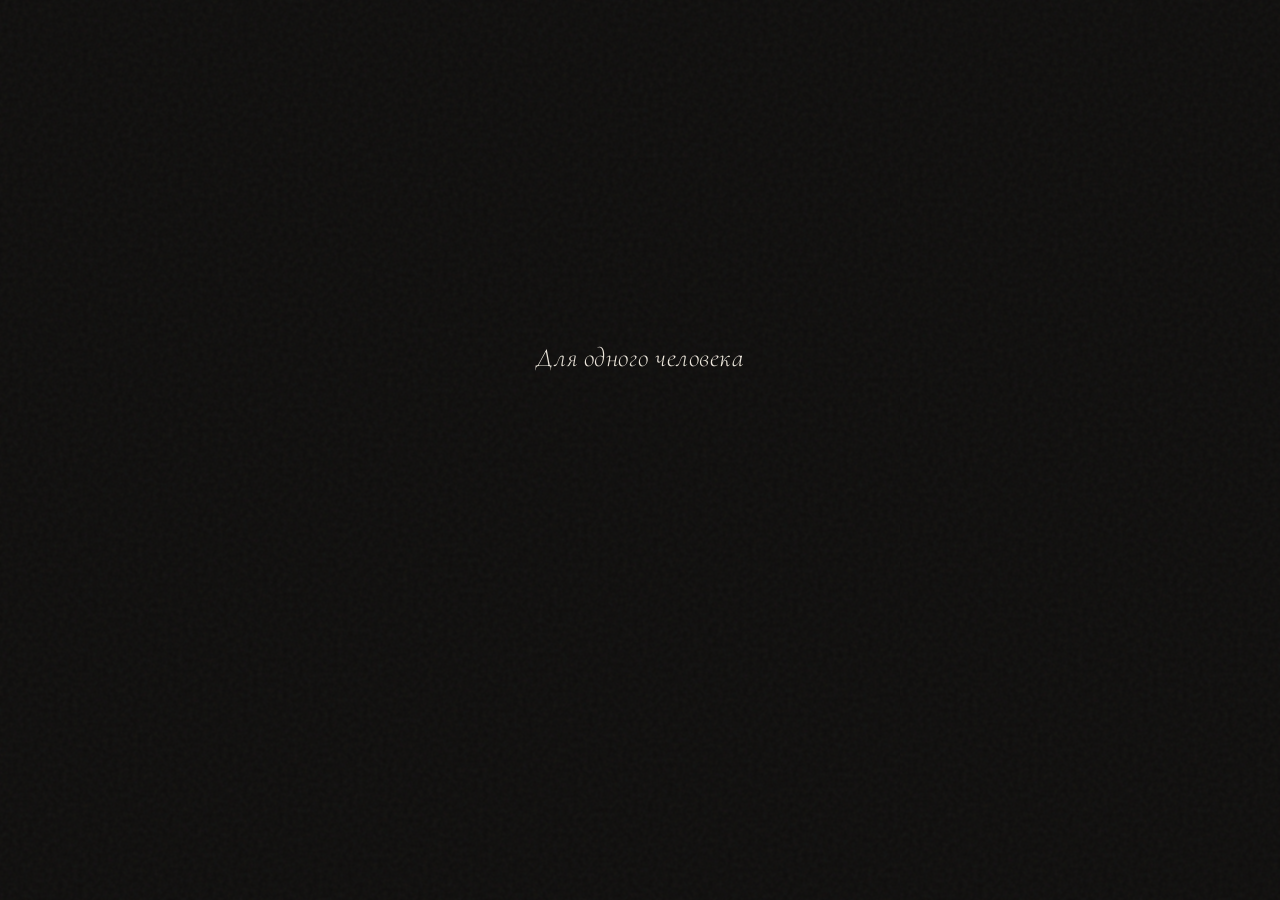
<file: index.html>
<!DOCTYPE html>
<html lang="ru">
<head>
<meta charset="UTF-8">
<meta name="viewport" content="width=device-width, initial-scale=1.0">
<title>между строк</title>
<meta name="description" content="Для одного человека.">
<link rel="preconnect" href="https://fonts.googleapis.com">
<link rel="preconnect" href="https://fonts.gstatic.com" crossorigin>
<link href="https://fonts.googleapis.com/css2?family=Cormorant+Garamond:ital,wght@0,300;0,400;0,500;1,300;1,400&family=Inter:wght@300;400&display=swap" rel="stylesheet">
<link rel="stylesheet" href="style.css">
</head>
<body>

<audio id="bg-music" src="melody.mp3" loop preload="auto"></audio>

<!-- ЭКРАН 1: ЗАСТАВКА -->
<section class="gate" id="gate">
  <div class="gate-inner">
    <p class="gate-line" data-delay="1">Для одного человека</p>
    <p class="gate-line" data-delay="3">Который стал для меня слишком важным</p>
    <button class="gate-btn" id="gate-open" data-delay="5">
      <span>о</span><span>т</span><span>к</span><span>р</span><span>ы</span><span>т</span><span>ь</span>
    </button>
  </div>
</section>

<!-- ЭКРАН 2: ГЛАВНАЯ -->
<main class="home" id="home" hidden>
  <div class="home-inner">
    <h1 class="home-title">
      <span>между</span>
      <span class="accent">строк</span>
    </h1>
    <nav class="home-nav">
      <a href="pages/ty.html">ты</a>
      <span class="dot">·</span>
      <a href="pages/my.html">мы</a>
      <span class="dot">·</span>
      <a href="pages/vospominaniya.html">воспоминания</a>
      <span class="dot">·</span>
      <a href="pages/pismo.html">письмо</a>
    </nav>
  </div>
  <button class="easter egg-1" id="egg-main" aria-label="secret">✦</button>
</main>

<!-- СЕКРЕТНЫЙ ЭКРАН ✦ -->
<div class="secret-overlay" id="secret" hidden>
  <div class="secret-inner">
    <p>Ты действительно всё нашла.</p>
    <p>Значит, теперь тебе полагается ещё одна вещь.</p>
    <p class="secret-big">Я люблю тебя.</p>
    <p>Вот и весь секрет.</p>
    <button class="secret-back" id="secret-back">← вернуться</button>
  </div>
</div>

<script src="audio.js"></script>
<script src="script.js"></script>
</body>
</html>
</file>
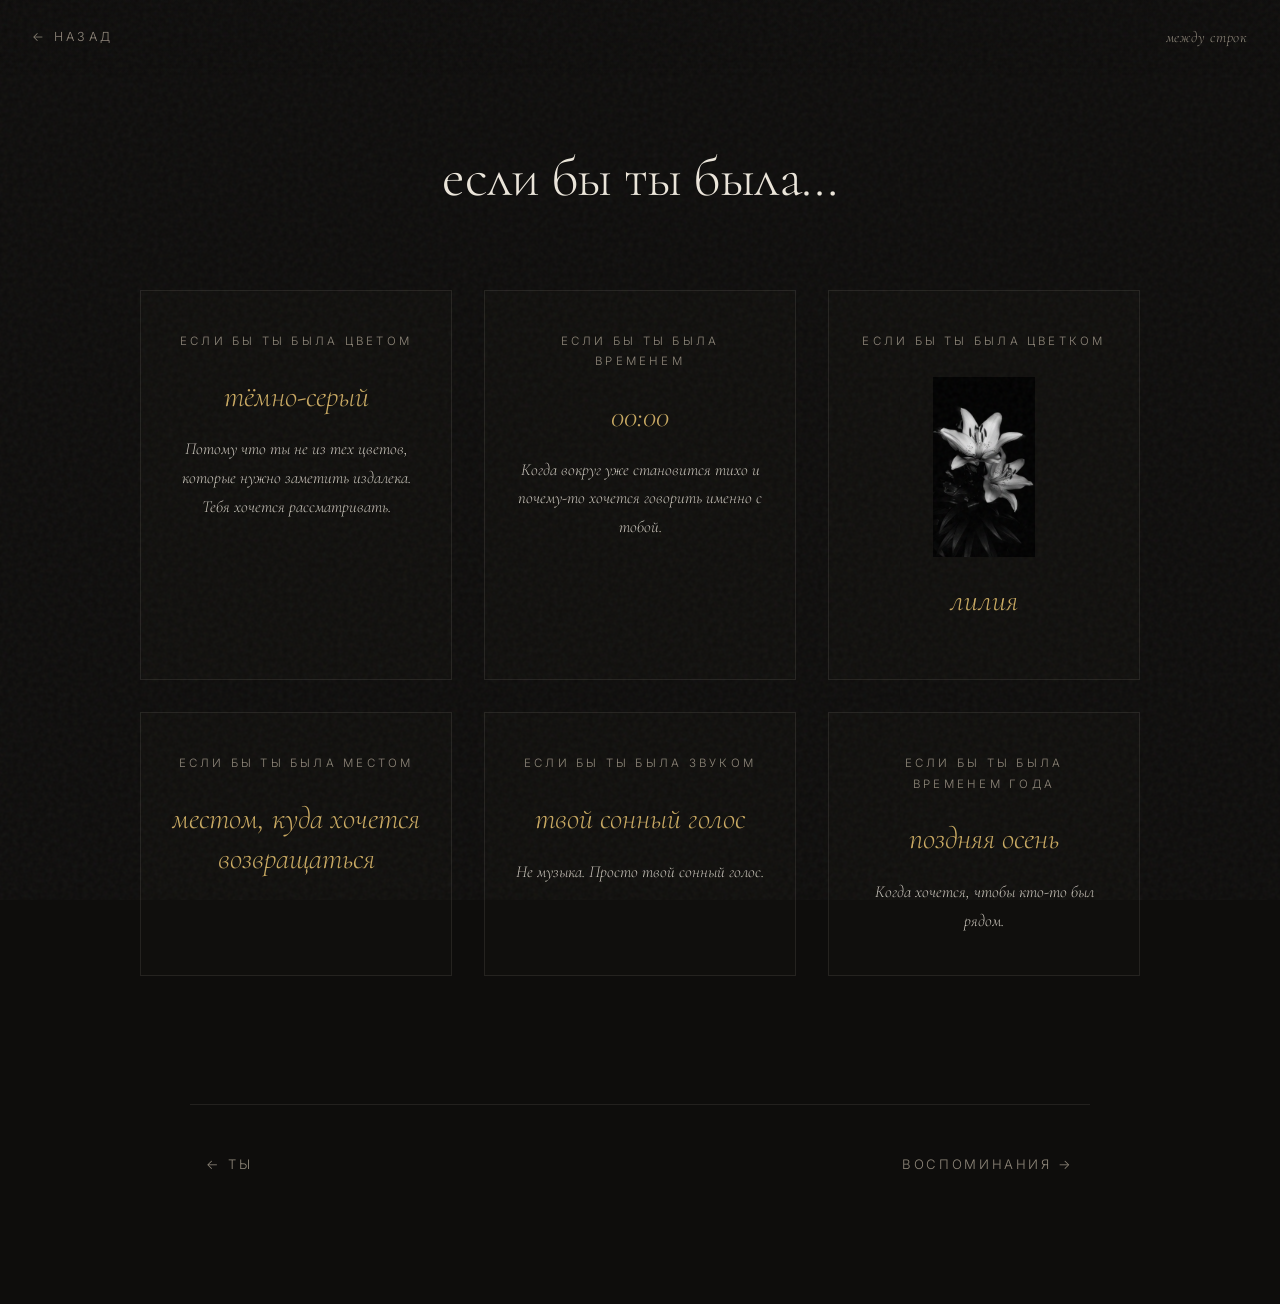
<file: pages/my.html>
<!DOCTYPE html>
<html lang="ru">
<head>
<meta charset="UTF-8">
<meta name="viewport" content="width=device-width, initial-scale=1.0">
<title>мы · между строк</title>
<link rel="preconnect" href="https://fonts.googleapis.com">
<link rel="preconnect" href="https://fonts.gstatic.com" crossorigin>
<link href="https://fonts.googleapis.com/css2?family=Cormorant+Garamond:ital,wght@0,300;0,400;0,500;1,300;1,400&family=Inter:wght@300;400&display=swap" rel="stylesheet">
<link rel="stylesheet" href="../style.css">
</head>
<body>

<audio id="bg-music" src="../audio/melody.mp3" loop preload="auto"></audio>

<header class="site-header">
  <a href="../index.html" class="back">← назад</a>
  <span class="brand">между строк</span>
</header>

<main class="page">
  <h1 class="page-title">если бы ты была…</h1>

  <div class="cards-grid">

    <div class="card-ify reveal">
      <div class="q">если бы ты была цветом</div>
      <div class="a">тёмно-серый</div>
      <div class="t">Потому что ты не из тех цветов, которые нужно заметить издалека. Тебя хочется рассматривать.</div>
    </div>

    <div class="card-ify reveal">
      <div class="q">если бы ты была временем</div>
      <div class="a">00:00</div>
      <div class="t">Когда вокруг уже становится тихо и почему-то хочется говорить именно с тобой.</div>
    </div>

          <div class="card-ify reveal">
      <div class="q">если бы ты была цветком</div>
      <img src="https://dari0828.github.io/mirProNasDvoih/images/lily.jpg" alt="лилия" style="display:block; width:180px; height:180px; margin:1rem auto 1.5rem; object-fit:contain;">
      <div class="a">лилия</div>
    </div>

    <div class="card-ify reveal">
      <div class="q">если бы ты была местом</div>
      <div class="a">местом, куда хочется возвращаться</div>
    </div>

    <div class="card-ify reveal">
      <div class="q">если бы ты была звуком</div>
      <div class="a">твой сонный голос</div>
      <div class="t">Не музыка. Просто твой сонный голос.</div>
    </div>

    <div class="card-ify reveal">
      <div class="q">если бы ты была временем года</div>
      <div class="a">поздняя осень</div>
      <div class="t">Когда хочется, чтобы кто-то был рядом.</div>
    </div>

  </div>

  <nav class="page-nav">
    <a href="ty.html">← ты</a>
    <a href="vospominaniya.html">воспоминания →</a>
  </nav>
</main>

<script src="../audio.js"></script>
<script src="../script.js"></script>
</body>
</html>
</file>
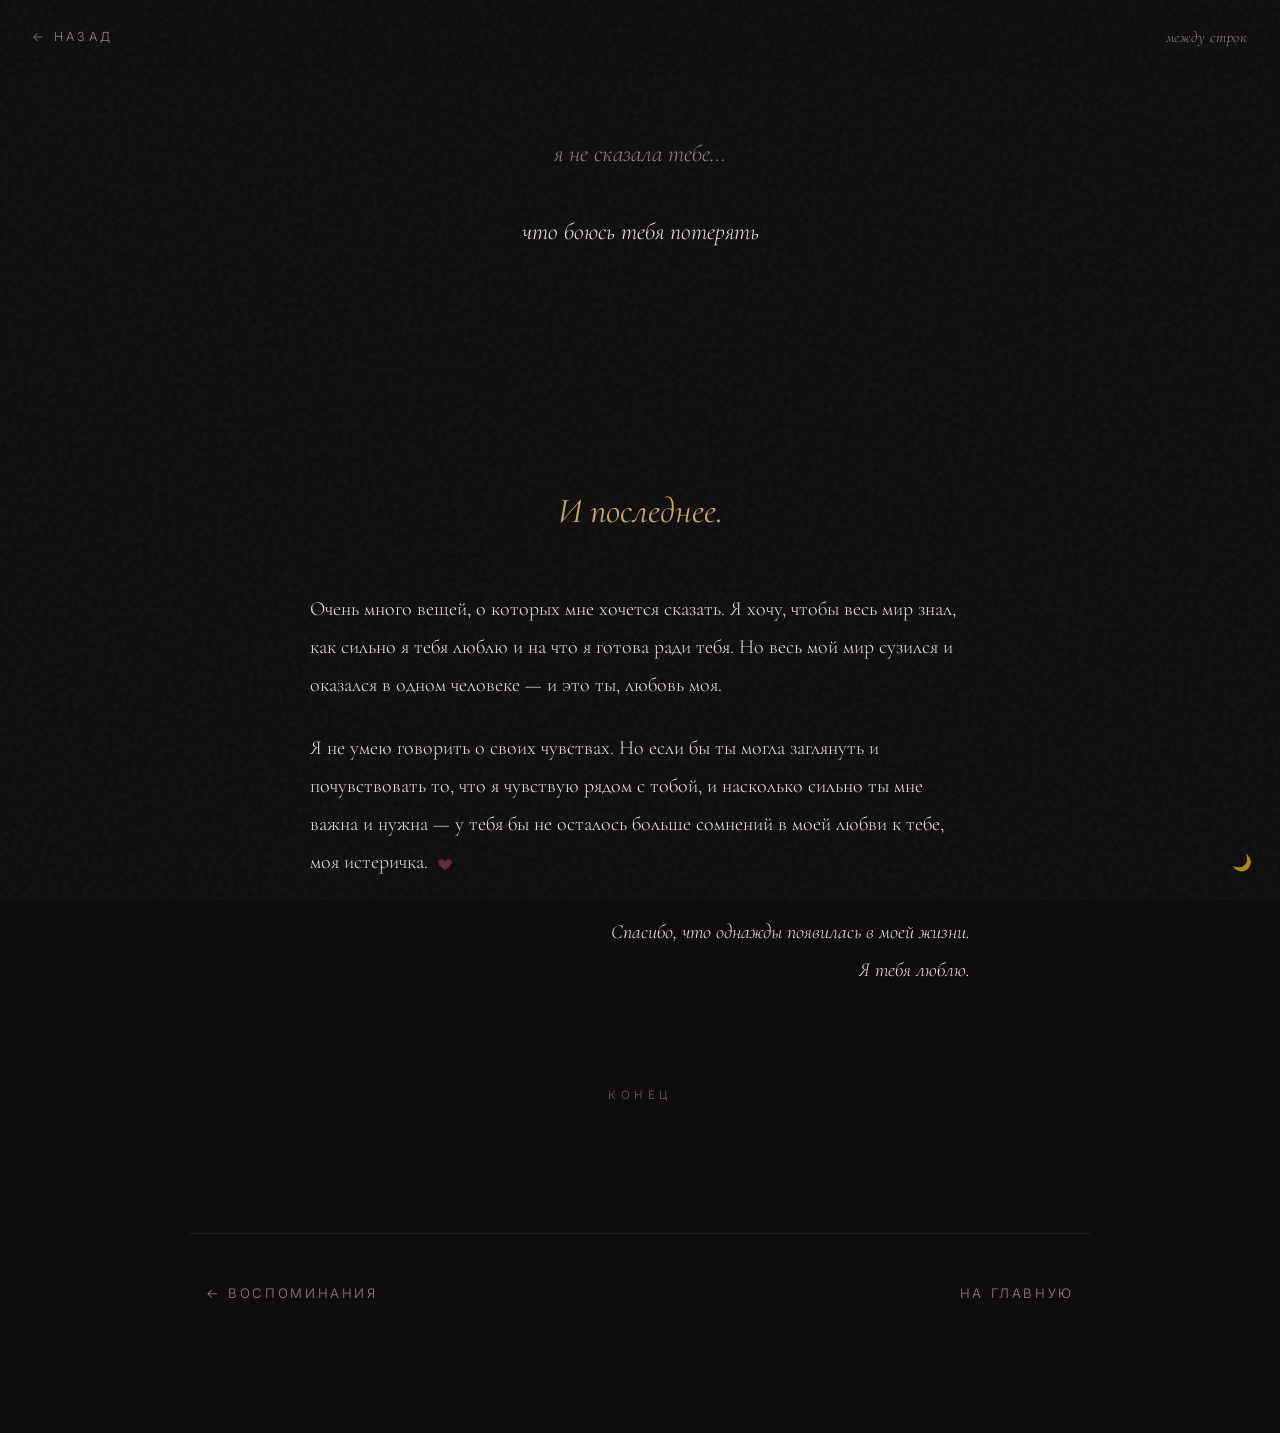
<file: pages/pismo.html>
<!DOCTYPE html>
<html lang="ru">
<head>
<meta charset="UTF-8">
<meta name="viewport" content="width=device-width, initial-scale=1.0">
<title>письмо · между строк</title>
<link rel="preconnect" href="https://fonts.googleapis.com">
<link rel="preconnect" href="https://fonts.gstatic.com" crossorigin>
<link href="https://fonts.googleapis.com/css2?family=Cormorant+Garamond:ital,wght@0,300;0,400;0,500;1,300;1,400&family=Inter:wght@300;400&display=swap" rel="stylesheet">
<link rel="stylesheet" href="../style.css">
</head>
<body>

<div class="petals"></div>

<audio id="bg-music" src="../audio/melody.mp3" loop preload="auto"></audio>

<header class="site-header">
  <a href="../index.html" class="back">← назад</a>
  <span class="brand">между строк</span>
</header>

<main class="page">

  <div class="unsaid">
    <p class="lead">я не сказала тебе…</p>
    <p>что боюсь тебя потерять</p>
    <p>что думаю о тебе чаще, чем стоит</p>
    <p>что ты — самое странное и лучшее, что со мной случилось</p>
  </div>

  <h2 class="section-heading reveal" style="margin-top: 6rem;">И последнее.</h2>

  <div class="final-letter">
    <p>Очень много вещей, о которых мне хочется сказать. Я хочу, чтобы весь мир знал, как сильно я тебя люблю и на что я готова ради тебя. Но весь мой мир сузился и оказался в одном человеке — и это ты, любовь моя.</p>
    <p>Я не умею говорить о своих чувствах. Но если бы ты могла заглянуть и почувствовать то, что я чувствую рядом с тобой, и насколько сильно ты мне важна и нужна — у тебя бы не осталось больше сомнений в моей любви к тебе, моя истеричка.
      <svg class="heart" viewBox="0 0 24 24"><path d="M12 21s-7-4.35-9.5-8.5C.6 9.5 2.5 5 6.5 5c2 0 3.5 1 5.5 3 2-2 3.5-3 5.5-3 4 0 5.9 4.5 4 7.5C19 16.65 12 21 12 21z"/></svg>
    </p>
    <p class="sign">Спасибо, что однажды появилась в моей жизни.<br>Я тебя люблю.</p>
  </div>

  <div class="the-end">конец</div>

  <nav class="page-nav">
    <a href="vospominaniya.html">← воспоминания</a>
    <a href="../index.html">на главную</a>
  </nav>
</main>

<button class="easter egg-1" id="egg-moon" aria-label="secret">🌙</button>

<div class="secret-overlay" id="secret-moon" hidden>
  <div class="secret-inner">
    <p>Ты нашла всё.</p>
    <p class="secret-big">Теперь обними меня.</p>
    <button class="secret-back" id="secret-moon-close">← вернуться</button>
  </div>
</div>

<script src="../audio.js"></script>
<script src="../script.js"></script>
</body>
</html>
</file>
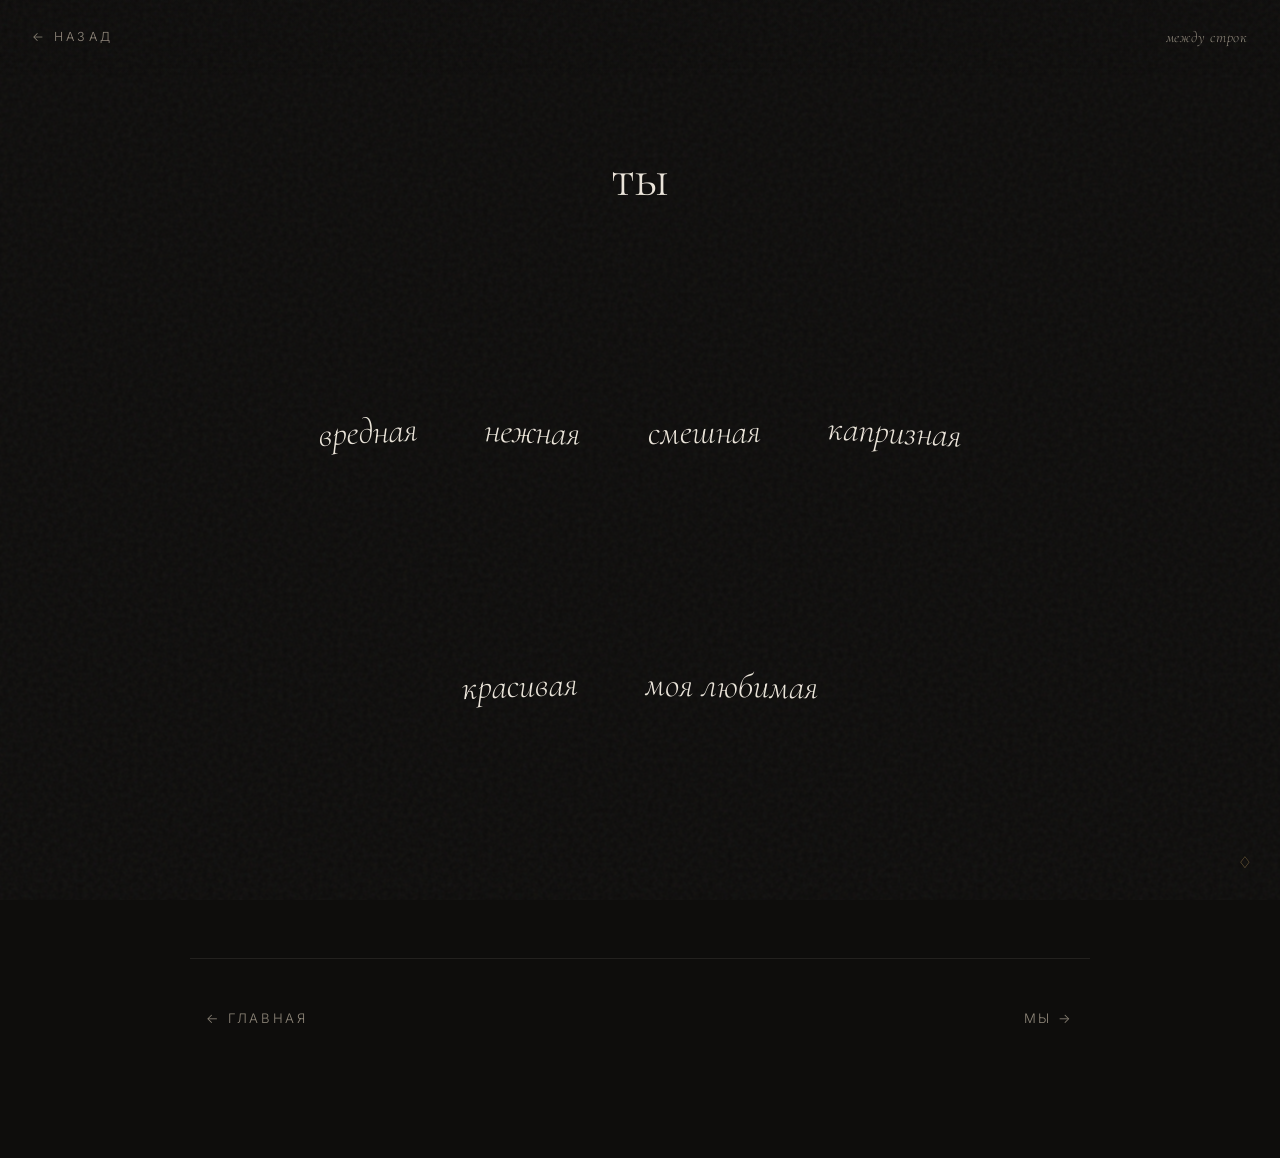
<file: pages/ty.html>
<!DOCTYPE html>
<html lang="ru">
<head>
<meta charset="UTF-8">
<meta name="viewport" content="width=device-width, initial-scale=1.0">
<title>ты · между строк</title>
<link rel="preconnect" href="https://fonts.googleapis.com">
<link rel="preconnect" href="https://fonts.gstatic.com" crossorigin>
<link href="https://fonts.googleapis.com/css2?family=Cormorant+Garamond:ital,wght@0,300;0,400;0,500;1,300;1,400&family=Inter:wght@300;400&display=swap" rel="stylesheet">
<link rel="stylesheet" href="../style.css">
</head>
<body>

<audio id="bg-music" src="../audio/melody.mp3" loop preload="auto"></audio>

<header class="site-header">
  <a href="../index.html" class="back">← назад</a>
  <span class="brand">между строк</span>
</header>

<main class="page">
  <h1 class="page-title">ты</h1>

  <div class="words-cloud reveal">
    <span class="word-item" data-key="vrednaya">вредная</span>
    <span class="word-item" data-key="nezhnaya">нежная</span>
    <span class="word-item" data-key="smeshnaya">смешная</span>
    <span class="word-item" data-key="kapriznaya">капризная</span>
    <span class="word-item" data-key="krasivaya">красивая</span>
    <span class="word-item" data-key="lyubimaya">моя любимая</span>
  </div>

  <nav class="page-nav">
    <a href="../index.html">← главная</a>
    <a href="my.html">мы →</a>
  </nav>
</main>

<div class="word-modal" id="word-modal" hidden>
  <div class="word-modal-inner">
    <h2></h2>
    <div class="word-modal-content"></div>
    <button class="word-modal-close" id="word-modal-close">закрыть ✕</button>
  </div>
</div>

<template id="tpl-vrednaya">
  <p>Ты прекрасно знаешь, как меня подразнить.</p>
  <p>И, кажется, тебе это нравится.</p>
</template>

<template id="tpl-nezhnaya">
  <p>Ты умеешь быть нежной так, что это чувствуется даже в коротком «привет».</p>
  <p>И я это храню.</p>
</template>

<template id="tpl-smeshnaya">
  <p>С тобой я смеюсь так, как не смеюсь больше ни с кем.</p>
  <p>И это — лучшее.</p>
</template>

<template id="tpl-kapriznaya">
  <video src="../videos/kotyonok.mp4" autoplay muted loop playsinline class="word-video"></video>
  <p>И всё равно самая любимая.</p>
</template>

<template id="tpl-krasivaya">
  <p>Ты красивая так, что иногда я просто молчу.</p>
  <p>Потому что словами это не передать.</p>
</template>

<template id="tpl-lyubimaya">
  <p>Моя любимая. Самая.</p>
  <p>Даже когда далеко. Даже когда молчишь.</p>
</template>

<button class="easter egg-1" id="egg-diamond" aria-label="secret">♢</button>

<div class="secret-overlay" id="secret-diamond" hidden>
  <div class="secret-inner">
    <p>О, ты нашла ещё одну.</p>
    <p class="secret-big">тот самый непослушный рыжий котёнок</p>
    <p>да, это ты. и я всё равно тебя люблю.</p>
    <button class="secret-back" id="secret-diamond-close">← вернуться</button>
  </div>
</div>

<script src="../audio.js"></script>
<script src="../script.js"></script>
</body>
</html>
</file>
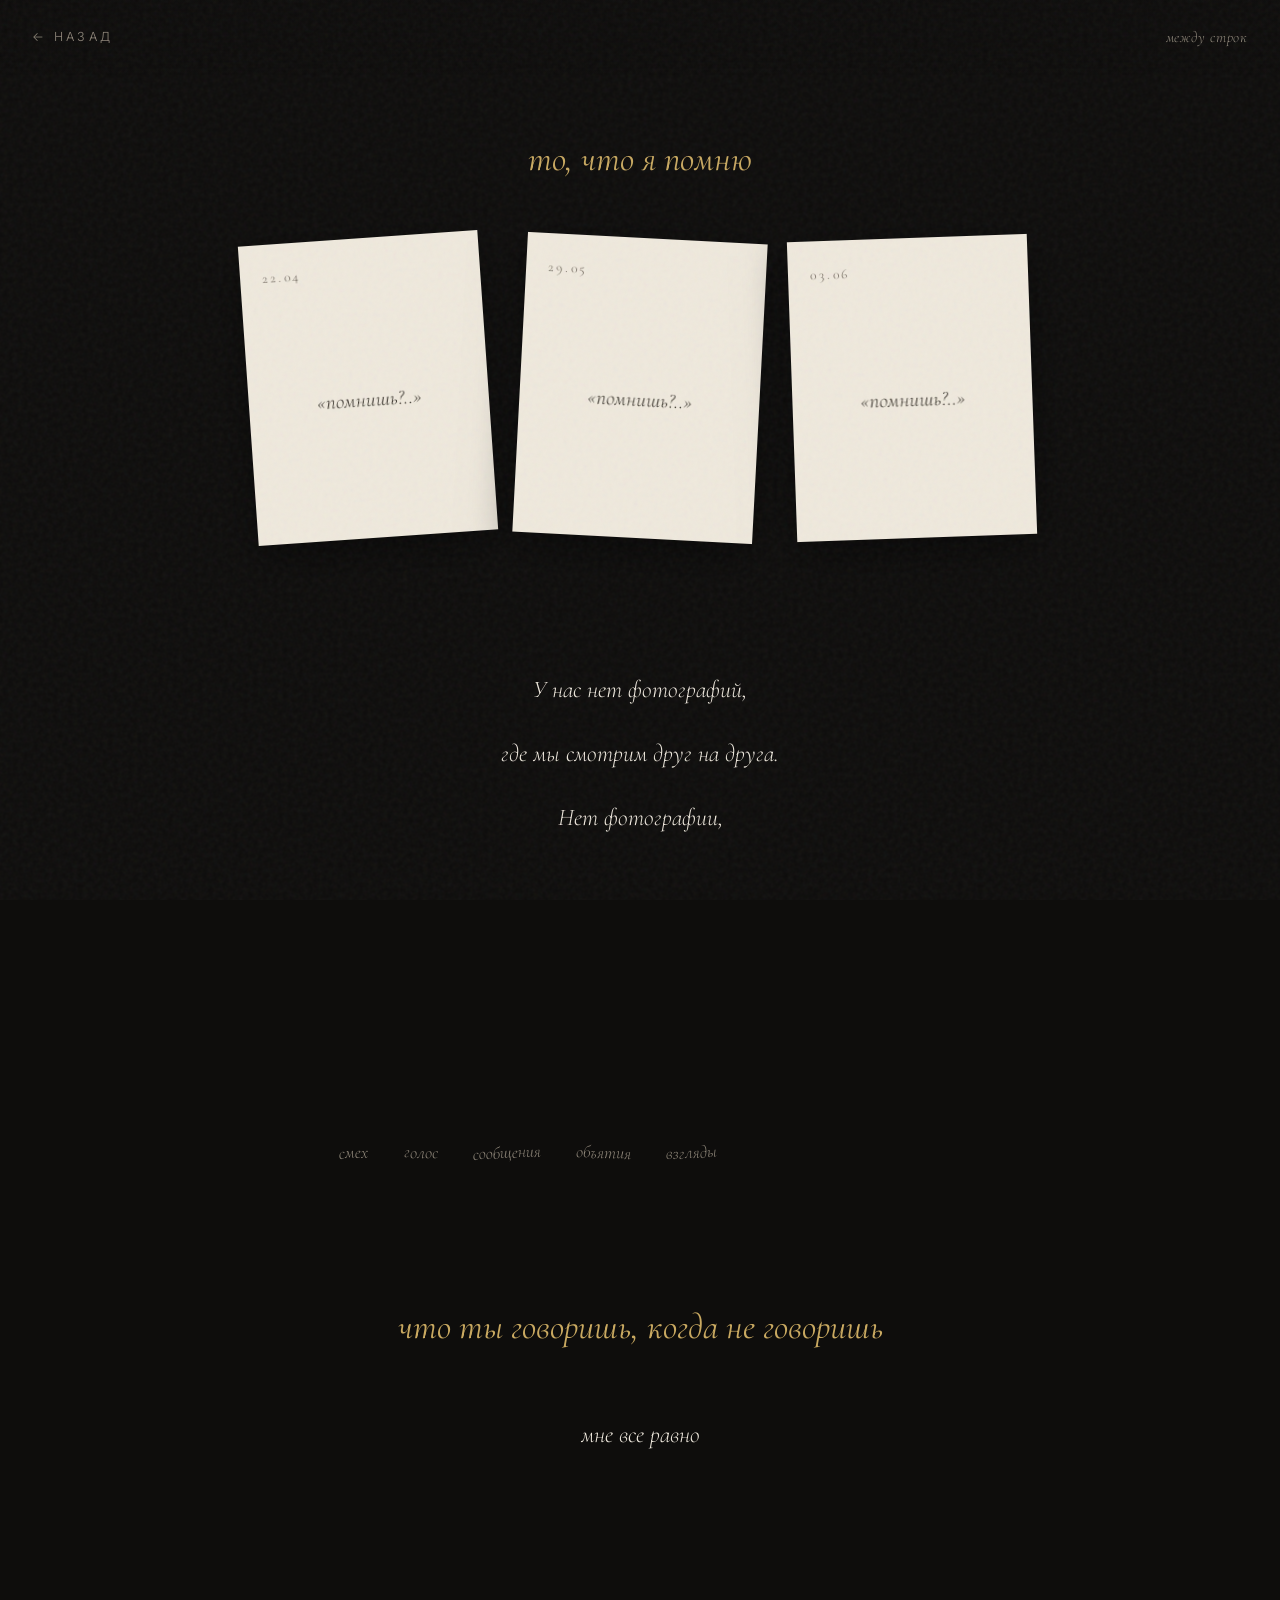
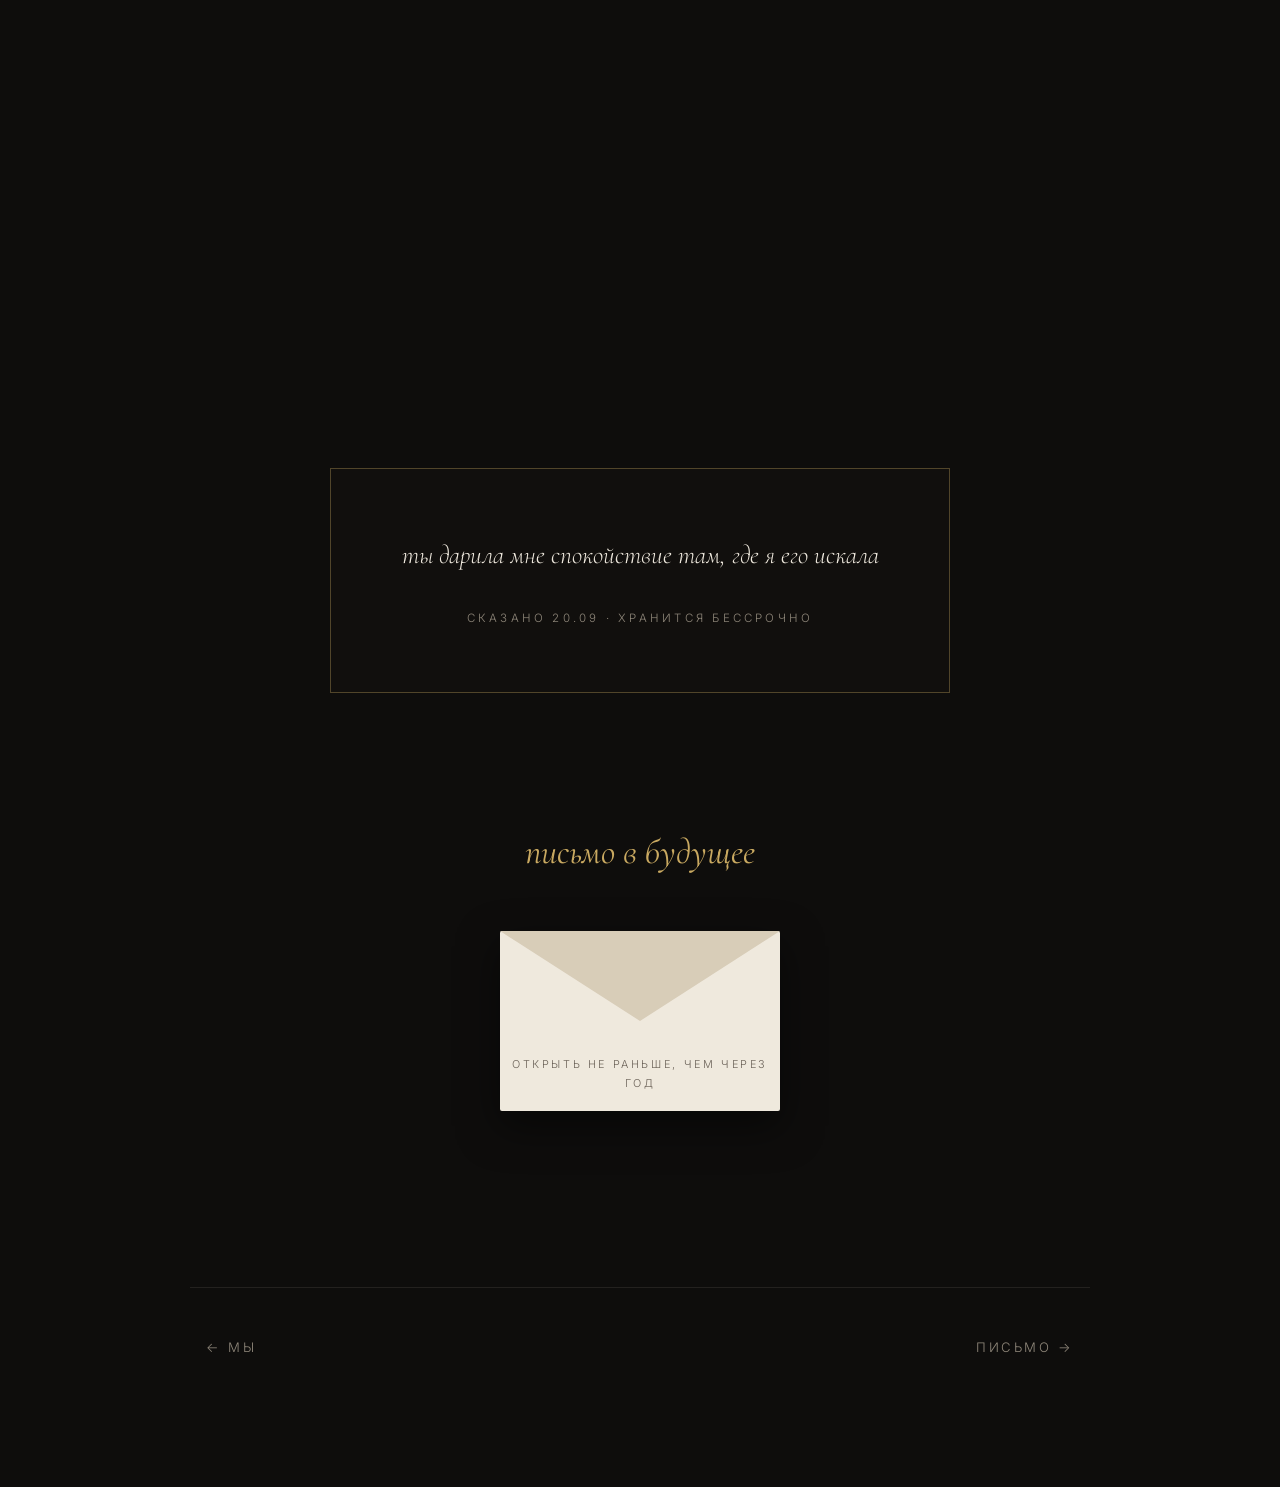
<file: pages/vospominaniya.html>
<!DOCTYPE html>
<html lang="ru">
<head>
<meta charset="UTF-8">
<meta name="viewport" content="width=device-width, initial-scale=1.0">
<title>воспоминания · между строк</title>
<link rel="preconnect" href="https://fonts.googleapis.com">
<link rel="preconnect" href="https://fonts.gstatic.com" crossorigin>
<link href="https://fonts.googleapis.com/css2?family=Cormorant+Garamond:ital,wght@0,300;0,400;0,500;1,300;1,400&family=Inter:wght@300;400&display=swap" rel="stylesheet">
<link rel="stylesheet" href="../style.css">
</head>
<body>

<audio id="bg-music" src="../audio/melody.mp3" loop preload="auto"></audio>

<header class="site-header">
  <a href="../index.html" class="back">← назад</a>
  <span class="brand">между строк</span>
</header>

<main class="page">

  <div class="section-block">
    <h2 class="section-heading reveal">то, что я помню</h2>
    <div class="polaroids">
      <div class="polaroid reveal">
        <div class="polaroid-inner">
          <div class="polaroid-face polaroid-front">
            <div class="date">22.04</div>
            <div class="hint">«помнишь?..»</div>
            <div></div>
          </div>
          <div class="polaroid-face polaroid-back">
            <p>В тот день ты призналась мне в любви. Но как к другу.</p>
          </div>
        </div>
      </div>

      <div class="polaroid reveal">
        <div class="polaroid-inner">
          <div class="polaroid-face polaroid-front">
            <div class="date">29.05</div>
            <div class="hint">«помнишь?..»</div>
            <div></div>
          </div>
          <div class="polaroid-face polaroid-back">
            <p>Ночь, когда мы говорили, как важны друг другу.</p>
          </div>
        </div>
      </div>

      <div class="polaroid reveal">
        <div class="polaroid-inner">
          <div class="polaroid-face polaroid-front">
            <div class="date">03.06</div>
            <div class="hint">«помнишь?..»</div>
            <div></div>
          </div>
          <div class="polaroid-face polaroid-back">
            <p>«Я не хочу открываться в плане отношений». — А это сообщение я почему-то до сих пор помню.</p>
          </div>
        </div>
      </div>
    </div>
  </div>

  <div class="section-block">
    <div class="unspeakable">
      <p>У нас нет фотографий,</p>
      <p>где мы смотрим друг на друга.</p>
      <p>Нет фотографии,</p>
      <p>где мы смеёмся вместе.</p>
      <p>Но у меня есть кое-что другое.</p>
      <p class="loud">Я помню, каково это — быть рядом с тобой.</p>
    </div>

    <div class="scattered-words">
      <span>смех</span>
      <span>голос</span>
      <span>сообщения</span>
      <span>объятия</span>
      <span>взгляды</span>
      <span>капризы</span>
      <span>вечера</span>
      <span>ты</span>
    </div>
  </div>

  <div class="section-block">
    <h2 class="section-heading reveal">что ты говоришь, когда не говоришь</h2>
    <div class="whispers">
      <p>мне все равно</p>
      <p>отстань</p>
      <p>…</p>
      <p>я соскучилась..</p>
      <p>козел</p>
      <p>нит</p>
      <p>все нормально</p>
      <p class="final">«Я научилась читать между строк. У тебя там целая книга.»</p>
    </div>
  </div>

  <div class="section-block">
    <div class="museum reveal">
      <div class="phrase">ты дарила мне спокойствие там, где я его искала</div>
      <div class="meta">сказано 20.09 · хранится бессрочно</div>
    </div>
  </div>

  <div class="section-block">
    <h2 class="section-heading reveal">письмо в будущее</h2>
    <div class="envelope-wrap">
      <div class="envelope" id="envelope">
        <div class="env-body"></div>
        <div class="env-flap"></div>
        <div class="env-label">открыть не раньше, чем через год</div>
      </div>
    </div>

    <div class="letter-content" id="letter-content">
      <p>Если ты сюда уже зашла, значит, прошёл уже год… мы же ещё вместе?</p>
      <p>Если да — то знай: я тобой дорожу ещё сильнее, чем год назад. Моя любовь к тебе безгранична, моя колючка.</p>
      <p>А если нет… А если нет?.. Я не хочу об этом даже думать. Я люблю тебя, душа моя… моё сокровище, моё маленькое чудо. Ужас просто, на глазах наворачиваются слёзы от этого «а если нет». Если вдруг что-то между нами случится — пожалуйста, напиши мне. А поводом будет это письмо. Если мы всё ещё вместе (в чём я уверена), подари мне поцелуй — даже если на тот момент ты будешь обижена.</p>
      <p>Я очень сильно тебя люблю, сокровище.</p>
      <p class="stamp">25.09.2026</p>
    </div>
  </div>

  <nav class="page-nav">
    <a href="my.html">← мы</a>
    <a href="pismo.html">письмо →</a>
  </nav>
</main>

<script src="../audio.js"></script>
<script src="../script.js"></script>
</body>
</html>
</file>
<file: style.css>
/* ================= БАЗА ================= */
:root {
  --bg: #0e0d0c;
  --bg-soft: #15130f;
  --text: #ece6db;
  --muted: #8f877a;
  --gold: #c9a961;
  --burgundy: #5c2a35;
  --line: rgba(236, 230, 219, 0.09);
  --serif: 'Cormorant Garamond', Georgia, serif;
  --sans: 'Inter', system-ui, -apple-system, sans-serif;
}

* { margin: 0; padding: 0; box-sizing: border-box; }
[hidden] { display: none !important; }
html { scroll-behavior: smooth; }

body {
  background: var(--bg);
  color: var(--text);
  font-family: var(--sans);
  font-weight: 300;
  line-height: 1.75;
  overflow-x: hidden;
  -webkit-font-smoothing: antialiased;
  min-height: 100vh;
}

body::after {
  content: "";
  position: fixed;
  inset: 0;
  pointer-events: none;
  z-index: 9999;
  opacity: 0.05;
  background-image: url("data:image/svg+xml,%3Csvg viewBox='0 0 200 200' xmlns='http://www.w3.org/2000/svg'%3E%3Cfilter id='n'%3E%3CfeTurbulence type='fractalNoise' baseFrequency='0.9' numOctaves='2'/%3E%3C/filter%3E%3Crect width='100%25' height='100%25' filter='url(%23n)'/%3E%3C/svg%3E");
}

a { color: inherit; text-decoration: none; }
button { background: none; border: none; color: inherit; font: inherit; cursor: pointer; }

/* ================= ЗАСТАВКА ================= */
.gate {
  position: fixed;
  inset: 0;
  display: flex;
  align-items: center;
  justify-content: center;
  background: var(--bg);
  z-index: 100;
  transition: opacity 1.4s ease;
}
.gate.fade-out { opacity: 0; pointer-events: none; }

.gate-inner { text-align: center; padding: 2rem; max-width: 640px; }

.gate-line {
  font-family: var(--serif);
  font-size: clamp(1.1rem, 2.6vw, 1.65rem);
  font-weight: 300;
  font-style: italic;
  color: var(--text);
  opacity: 0;
  filter: blur(6px);
  margin-bottom: 1.2rem;
  letter-spacing: 0.02em;
}
.gate-line.show { animation: softAppear 2.2s ease forwards; }

@keyframes softAppear {
  from { opacity: 0; filter: blur(6px); transform: translateY(6px); }
  to   { opacity: 1; filter: blur(0);  transform: translateY(0); }
}

.gate-btn {
  margin-top: 3rem;
  font-family: var(--serif);
  font-size: 1.15rem;
  letter-spacing: 0.4em;
  color: var(--text);
  opacity: 0;
  padding: 0.6rem 1rem;
}
.gate-btn.show { animation: softAppear 2s ease forwards; }

.gate-btn span {
  display: inline-block;
  transition: opacity 0.5s ease, transform 0.5s ease, filter 0.5s ease;
}
.gate-btn:hover span {
  opacity: 0.3;
  filter: blur(2px);
  transform: translateY(-2px);
}
.gate-btn span:nth-child(1) { transition-delay: 0s; }
.gate-btn span:nth-child(2) { transition-delay: 0.05s; }
.gate-btn span:nth-child(3) { transition-delay: 0.1s; }
.gate-btn span:nth-child(4) { transition-delay: 0.15s; }
.gate-btn span:nth-child(5) { transition-delay: 0.2s; }
.gate-btn span:nth-child(6) { transition-delay: 0.25s; }
.gate-btn span:nth-child(7) { transition-delay: 0.3s; }

/* ================= ГЛАВНАЯ ================= */
.home {
  min-height: 100vh;
  display: flex;
  align-items: center;
  justify-content: center;
  padding: 2rem;
  animation: pageIn 1.6s ease;
}

@keyframes pageIn {
  from { opacity: 0; filter: blur(4px); }
  to   { opacity: 1; filter: blur(0); }
}

.home-inner { text-align: center; }

.home-title {
  font-family: var(--serif);
  font-weight: 300;
  font-size: clamp(3rem, 9vw, 7rem);
  line-height: 1;
  letter-spacing: -0.02em;
  margin-bottom: 3.5rem;
}
.home-title span { display: block; }
.home-title .accent {
  font-style: italic;
  color: var(--gold);
  margin-top: 0.1em;
}

.home-nav {
  display: flex;
  flex-wrap: wrap;
  justify-content: center;
  align-items: center;
  gap: 0.9rem;
  font-size: 0.95rem;
  letter-spacing: 0.15em;
  color: var(--muted);
}

.home-nav a {
  position: relative;
  padding: 0.3rem 0.1rem;
  transition: color 0.4s ease;
}
.home-nav a::after {
  content: "";
  position: absolute;
  left: 0; right: 0; bottom: 0;
  height: 1px;
  background: var(--gold);
  transform: scaleX(0);
  transition: transform 0.5s ease;
}
.home-nav a:hover { color: var(--text); }
.home-nav a:hover::after { transform: scaleX(1); }
.home-nav .dot { color: rgba(236,230,219,0.25); }

/* ================= ПАСХАЛКИ ================= */
.easter {
  position: fixed;
  color: rgba(201, 169, 97, 0.65);
  font-size: 16px;
  transition: color 0.6s ease, transform 0.6s ease;
  z-index: 50;
}
.easter:hover { color: rgba(201, 169, 97, 1); }
.easter.pulse { animation: breathe 1.6s ease-in-out infinite; }

@keyframes breathe {
  0%, 100% { transform: scale(1); opacity: 0.6; }
  50%      { transform: scale(1.4); opacity: 1; }
}

.egg-1 { bottom: 24px; right: 28px; }

/* ================= СЕКРЕТНЫЙ ЭКРАН ================= */
.secret-overlay {
  position: fixed;
  inset: 0;
  background: var(--bg);
  display: flex;
  align-items: center;
  justify-content: center;
  z-index: 200;
  padding: 2rem;
  animation: pageIn 1.2s ease;
}

.secret-inner {
  text-align: center;
  max-width: 560px;
  font-family: var(--serif);
  font-size: clamp(1.1rem, 2.4vw, 1.45rem);
  font-style: italic;
  line-height: 1.9;
  color: var(--text);
}
.secret-inner p { margin-bottom: 1rem; opacity: 0; animation: softAppear 2s ease forwards; }
.secret-inner p:nth-child(1) { animation-delay: 0.3s; }
.secret-inner p:nth-child(2) { animation-delay: 1s; }
.secret-inner p:nth-child(3) { animation-delay: 1.8s; }
.secret-inner p:nth-child(4) { animation-delay: 2.6s; }

.secret-big {
  font-size: clamp(1.6rem, 3.4vw, 2.2rem) !important;
  color: var(--gold);
  margin: 1.5rem 0 !important;
  letter-spacing: 0.02em;
}

.secret-back {
  margin-top: 2.5rem;
  font-family: var(--sans);
  font-size: 0.8rem;
  letter-spacing: 0.25em;
  text-transform: uppercase;
  color: var(--muted);
  transition: color 0.4s ease;
  animation: softAppear 2s ease 3.4s forwards;
  opacity: 0;
}
.secret-back:hover { color: var(--text); }

/* ================= ВНУТРЕННИЕ СТРАНИЦЫ ================= */
.page {
  min-height: 100vh;
  padding: 8rem 2rem 6rem;
  animation: pageIn 1.4s ease;
}

.site-header {
  position: fixed;
  top: 0; left: 0; right: 0;
  padding: 1.5rem 2rem;
  display: flex;
  justify-content: space-between;
  align-items: center;
  z-index: 40;
  background: linear-gradient(to bottom, rgba(14,13,12,0.9), transparent);
}

.site-header .back {
  font-size: 0.78rem;
  letter-spacing: 0.25em;
  text-transform: uppercase;
  color: var(--muted);
  transition: color 0.4s ease;
}
.site-header .back:hover { color: var(--gold); }

.site-header .brand {
  font-family: var(--serif);
  font-size: 0.95rem;
  font-style: italic;
  color: var(--muted);
  letter-spacing: 0.05em;
}

.page-title {
  font-family: var(--serif);
  font-size: clamp(2.2rem, 5vw, 3.5rem);
  font-weight: 300;
  text-align: center;
  margin-bottom: 4rem;
  letter-spacing: -0.01em;
}
.page-title em { font-style: italic; color: var(--gold); }

.reveal {
  opacity: 0;
  transform: translateY(30px);
  transition: opacity 1.2s ease, transform 1.2s ease;
}
.reveal.visible { opacity: 1; transform: translateY(0); }

.page-nav {
  display: flex;
  justify-content: space-between;
  gap: 1rem;
  max-width: 900px;
  margin: 8rem auto 2rem;
  padding: 3rem 1rem 0;
  font-size: 0.82rem;
  letter-spacing: 0.2em;
  text-transform: uppercase;
  color: var(--muted);
  border-top: 1px solid var(--line);
}
.page-nav a { transition: color 0.4s ease; }
.page-nav a:hover { color: var(--gold); }
.page-nav .empty { visibility: hidden; }

/* ================= СТРАНИЦА «ТЫ» ================= */
.words-cloud {
  position: relative;
  max-width: 900px;
  min-height: 60vh;
  margin: 0 auto;
  display: flex;
  flex-wrap: wrap;
  justify-content: center;
  align-items: center;
  gap: 2rem 3rem;
  padding: 2rem;
}

.word-item {
  font-family: var(--serif);
  font-size: clamp(1.4rem, 3vw, 2.2rem);
  font-style: italic;
  color: var(--text);
  padding: 0.4rem 0.6rem;
  border-bottom: 1px solid transparent;
  transition: color 0.5s ease, border-color 0.5s ease, transform 0.5s ease;
  cursor: pointer;
}
.word-item:hover {
  color: var(--gold);
  border-color: var(--gold);
  transform: translateY(-3px);
}
.word-item:nth-child(1) { transform: rotate(-3deg); }
.word-item:nth-child(2) { transform: rotate(2deg); }
.word-item:nth-child(3) { transform: rotate(-1deg); }
.word-item:nth-child(4) { transform: rotate(3deg); }
.word-item:nth-child(5) { transform: rotate(-2deg); }
.word-item:nth-child(6) { transform: rotate(1deg); }

.word-modal {
  position: fixed;
  inset: 0;
  background: rgba(14,13,12,0.97);
  z-index: 150;
  display: flex;
  justify-content: center;
  padding: 3rem 1.5rem;
  overflow-y: auto;
  animation: pageIn 0.9s ease;
}

.word-modal-inner {
  margin: auto;
  max-width: 640px;
  width: 100%;
  text-align: center;
}
.word-modal-inner h2 {
  font-family: var(--serif);
  font-style: italic;
  font-size: clamp(1.5rem, 3vw, 2rem);
  color: var(--gold);
  margin-bottom: 1.5rem;
  font-weight: 400;
}
.word-modal-inner p {
  font-family: var(--serif);
  font-size: clamp(1rem, 2.2vw, 1.25rem);
  font-style: italic;
  line-height: 1.8;
  color: var(--text);
  margin-bottom: 0.9rem;
}
.word-video,
.word-image {
  max-width: 220px;
  max-height: 40vh;
  width: auto;
  height: auto;
  object-fit: contain;
  border-radius: 6px;
  margin: 1rem auto;
  display: block;
  box-shadow: 0 12px 45px rgba(0,0,0,0.65);
}
.word-modal-close {
  margin-top: 2rem;
  font-size: 0.78rem;
  letter-spacing: 0.25em;
  text-transform: uppercase;
  color: var(--muted);
  transition: color 0.4s ease;
  padding: 0.7rem 1.2rem;
  border: 1px solid var(--line);
  border-radius: 2px;
}
.word-modal-close:hover { color: var(--gold); border-color: var(--gold); }

/* ================= СТРАНИЦА «МЫ» ================= */
.cards-grid {
  max-width: 1000px;
  margin: 0 auto;
  display: grid;
  grid-template-columns: repeat(auto-fit, minmax(280px, 1fr));
  gap: 2rem;
}

.card-ify {
  border: 1px solid var(--line);
  padding: 2.5rem 1.8rem;
  text-align: center;
  transition: border-color 0.5s ease, transform 0.5s ease;
  background: rgba(21,19,15,0.4);
}
.card-ify:hover { border-color: rgba(201,169,97,0.4); transform: translateY(-4px); }

.card-ify .q {
  font-size: 0.72rem;
  letter-spacing: 0.28em;
  text-transform: uppercase;
  color: var(--muted);
  margin-bottom: 1.6rem;
}
.card-ify .a {
  font-family: var(--serif);
  font-size: clamp(1.4rem, 2.8vw, 1.9rem);
  font-style: italic;
  color: var(--gold);
  margin-bottom: 1.2rem;
  line-height: 1.3;
}
.card-ify .t {
  font-family: var(--serif);
  font-size: 1.05rem;
  font-style: italic;
  color: var(--text);
  opacity: 0.85;
  line-height: 1.7;
}


/* ================= ЛИЛИЯ ================= */
.lily-img {
  display: block;
  width: 160px;
  height: 160px;
  margin: 0.5rem auto 1.5rem;
  object-fit: contain;
  opacity: 0;
  transform: scale(0.6);
  transition: opacity 1.6s ease, transform 2s cubic-bezier(.34,.1,.2,1);
}
.reveal.visible .lily-img {
  opacity: 1;
  transform: scale(1);
}

/* ================= СТРАНИЦА «ВОСПОМИНАНИЯ» ================= */
.section-block {
  max-width: 900px;
  margin: 0 auto 8rem;
  padding: 0 1rem;
}
.section-heading {
  font-family: var(--serif);
  font-style: italic;
  font-size: clamp(1.6rem, 3vw, 2.2rem);
  color: var(--gold);
  text-align: center;
  margin-bottom: 3rem;
  font-weight: 400;
}

.polaroids {
  display: flex;
  flex-wrap: wrap;
  justify-content: center;
  gap: 3rem 2rem;
}

.polaroid {
  width: 240px;
  height: 300px;
  perspective: 1200px;
  cursor: pointer;
}
.polaroid-inner {
  position: relative;
  width: 100%;
  height: 100%;
  transition: transform 1s cubic-bezier(.4,.2,.2,1);
  transform-style: preserve-3d;
}
.polaroid.flipped .polaroid-inner { transform: rotateY(180deg); }

.polaroid-face {
  position: absolute;
  inset: 0;
  backface-visibility: hidden;
  background: #efe9dd;
  color: #1c1a17;
  padding: 1.4rem;
  display: flex;
  flex-direction: column;
  justify-content: space-between;
  box-shadow: 0 12px 40px rgba(0,0,0,0.5);
  font-family: var(--serif);
}
.polaroid-front .date {
  font-size: 0.85rem;
  letter-spacing: 0.2em;
  color: #6b6258;
}
.polaroid-front .hint {
  font-style: italic;
  font-size: 1.3rem;
  text-align: center;
  color: #3a352d;
}
.polaroid-back { transform: rotateY(180deg); }
.polaroid-back p {
  font-style: italic;
  font-size: 1.05rem;
  line-height: 1.6;
  color: #2b2721;
  margin: auto 0;
}

.polaroid:nth-child(1) { transform: rotate(-4deg); }
.polaroid:nth-child(2) { transform: rotate(3deg); }
.polaroid:nth-child(3) { transform: rotate(-2deg); }
.polaroid:nth-child(4) { transform: rotate(4deg); }

.unspeakable {
  text-align: center;
  font-family: var(--serif);
  font-size: clamp(1.1rem, 2.2vw, 1.5rem);
  font-style: italic;
  line-height: 2;
  color: var(--text);
  max-width: 600px;
  margin: 0 auto;
}
.unspeakable p { opacity: 0; transition: opacity 2s ease; margin-bottom: 1rem; }
.unspeakable p.show { opacity: 1; }
.unspeakable .loud {
  font-size: clamp(1.4rem, 3vw, 2rem);
  color: var(--gold);
  margin: 2.5rem 0;
}

.scattered-words {
  display: flex;
  flex-wrap: wrap;
  justify-content: center;
  gap: 1.4rem 2.2rem;
  margin-top: 4rem;
  max-width: 700px;
  margin-left: auto;
  margin-right: auto;
}
.scattered-words span {
  font-family: var(--serif);
  font-style: italic;
  font-size: 1.1rem;
  color: var(--muted);
  opacity: 0;
  transition: opacity 1.5s ease;
}
.scattered-words span.show { opacity: 1; }
.scattered-words span:nth-child(odd) { transform: rotate(-3deg); }
.scattered-words span:nth-child(even) { transform: rotate(2deg); }

.whispers {
  text-align: center;
  font-family: var(--serif);
  font-style: italic;
  font-size: clamp(1.1rem, 2.4vw, 1.5rem);
  line-height: 2.4;
  color: var(--text);
}
.whispers p {
  opacity: 0;
  transition: opacity 1.8s ease, filter 1.8s ease;
  filter: blur(3px);
  margin-bottom: 0.4rem;
}
.whispers p.show { opacity: 1; filter: blur(0); }
.whispers .final {
  margin-top: 3rem;
  font-size: clamp(0.95rem, 1.8vw, 1.15rem);
  color: var(--muted);
}

.museum {
  max-width: 620px;
  margin: 0 auto;
  border: 1px solid rgba(201,169,97,0.35);
  padding: 4rem 2rem;
  text-align: center;
  background: rgba(21,19,15,0.5);
}
.museum .phrase {
  font-family: var(--serif);
  font-style: italic;
  font-size: clamp(1.2rem, 2.4vw, 1.6rem);
  line-height: 1.7;
  color: var(--text);
  margin-bottom: 2rem;
}
.museum .meta {
  font-size: 0.72rem;
  letter-spacing: 0.28em;
  text-transform: uppercase;
  color: var(--muted);
}

.envelope-wrap {
  display: flex;
  justify-content: center;
  margin-bottom: 3rem;
}
.envelope {
  width: 280px;
  height: 180px;
  position: relative;
  cursor: pointer;
  transition: transform 0.8s ease;
}
.envelope:hover { transform: translateY(-4px); }

.env-body {
  position: absolute;
  inset: 0;
  background: #efe9dd;
  border-radius: 2px;
  box-shadow: 0 15px 40px rgba(0,0,0,0.5);
}
.env-flap {
  position: absolute;
  top: 0; left: 0; right: 0;
  height: 0;
  border-left: 140px solid transparent;
  border-right: 140px solid transparent;
  border-top: 90px solid #d8cdb8;
  transform-origin: top;
  transition: transform 1s ease;
  z-index: 2;
}
.envelope.open .env-flap { transform: rotateX(180deg); }

.env-label {
  position: absolute;
  bottom: 18px;
  left: 0; right: 0;
  text-align: center;
  font-size: 0.68rem;
  letter-spacing: 0.24em;
  text-transform: uppercase;
  color: #6b6258;
  font-family: var(--sans);
  z-index: 3;
}

.letter-content {
  max-width: 620px;
  margin: 0 auto;
  padding: 0 2.5rem;
  background: rgba(21,19,15,0.6);
  border-left: 2px solid var(--gold);
  font-family: var(--serif);
  font-style: italic;
  font-size: clamp(1rem, 2vw, 1.2rem);
  line-height: 1.9;
  color: var(--text);
  opacity: 0;
  max-height: 0;
  overflow: hidden;
  transition: opacity 1.4s ease, max-height 1.4s ease, padding 1.4s ease;
}
.letter-content.show {
  opacity: 1;
  max-height: 1200px;
  padding-top: 2.5rem;
  padding-bottom: 2.5rem;
}
.letter-content p { margin-bottom: 1.2rem; }
.letter-content .stamp {
  margin-top: 2rem;
  text-align: right;
  font-size: 0.85rem;
  letter-spacing: 0.15em;
  color: var(--muted);
}

/* ================= СТРАНИЦА «ПИСЬМО» ================= */
.unsaid {
  max-width: 640px;
  margin: 0 auto 6rem;
  text-align: center;
  font-family: var(--serif);
  font-style: italic;
  font-size: clamp(1.1rem, 2.4vw, 1.5rem);
  line-height: 2.2;
}
.unsaid p {
  opacity: 0;
  filter: blur(3px);
  transition: opacity 2s ease, filter 2s ease;
  margin-bottom: 0.6rem;
}
.unsaid p.show { opacity: 1; filter: blur(0); }
.unsaid .lead { color: var(--muted); margin-bottom: 1.6rem; }

.final-letter {
  max-width: 660px;
  margin: 0 auto;
  font-family: var(--serif);
  font-size: clamp(1.05rem, 2vw, 1.25rem);
  line-height: 1.9;
  color: var(--text);
  text-align: left;
}
.final-letter p { margin-bottom: 1.6rem; opacity: 0; transition: opacity 1.8s ease; }
.final-letter p.show { opacity: 1; }
.final-letter .sign { text-align: right; margin-top: 2rem; font-style: italic; }
.final-letter .heart {
  display: inline-block;
  width: 16px;
  height: 16px;
  vertical-align: middle;
  margin-left: 4px;
  fill: var(--burgundy);
}

.the-end {
  text-align: center;
  margin-top: 6rem;
  font-size: 0.72rem;
  letter-spacing: 0.4em;
  text-transform: uppercase;
  color: var(--muted);
  opacity: 0.7;
}

.petals {
  position: fixed;
  inset: 0;
  pointer-events: none;
  z-index: 5;
  overflow: hidden;
}
.petal {
  position: absolute;
  top: -30px;
  width: 8px;
  height: 8px;
  background: #ece6db;
  border-radius: 50% 0 50% 0;
  opacity: 0.35;
  animation: fall linear infinite;
}

@keyframes fall {
  0% { transform: translateY(0) rotate(0deg); opacity: 0; }
  10% { opacity: 0.5; }
  90% { opacity: 0.3; }
  100% { transform: translateY(110vh) rotate(360deg); opacity: 0; }
}

/* ================= МОБИЛЬНАЯ ================= */
@media (max-width: 640px) {
  .page { padding: 6rem 1.2rem 4rem; }
  .site-header { padding: 1.2rem 1.2rem; }
  .home-nav { font-size: 0.85rem; gap: 0.6rem; }
  .page-nav { font-size: 0.7rem; }
  .polaroid { width: 200px; height: 260px; }
  .word-video { max-width: 180px; max-height: 35vh; }
  .lily { width: 110px; height: 110px; }
  .lily .petal { height: 46px; margin-top: -46px; }
}
</file>
